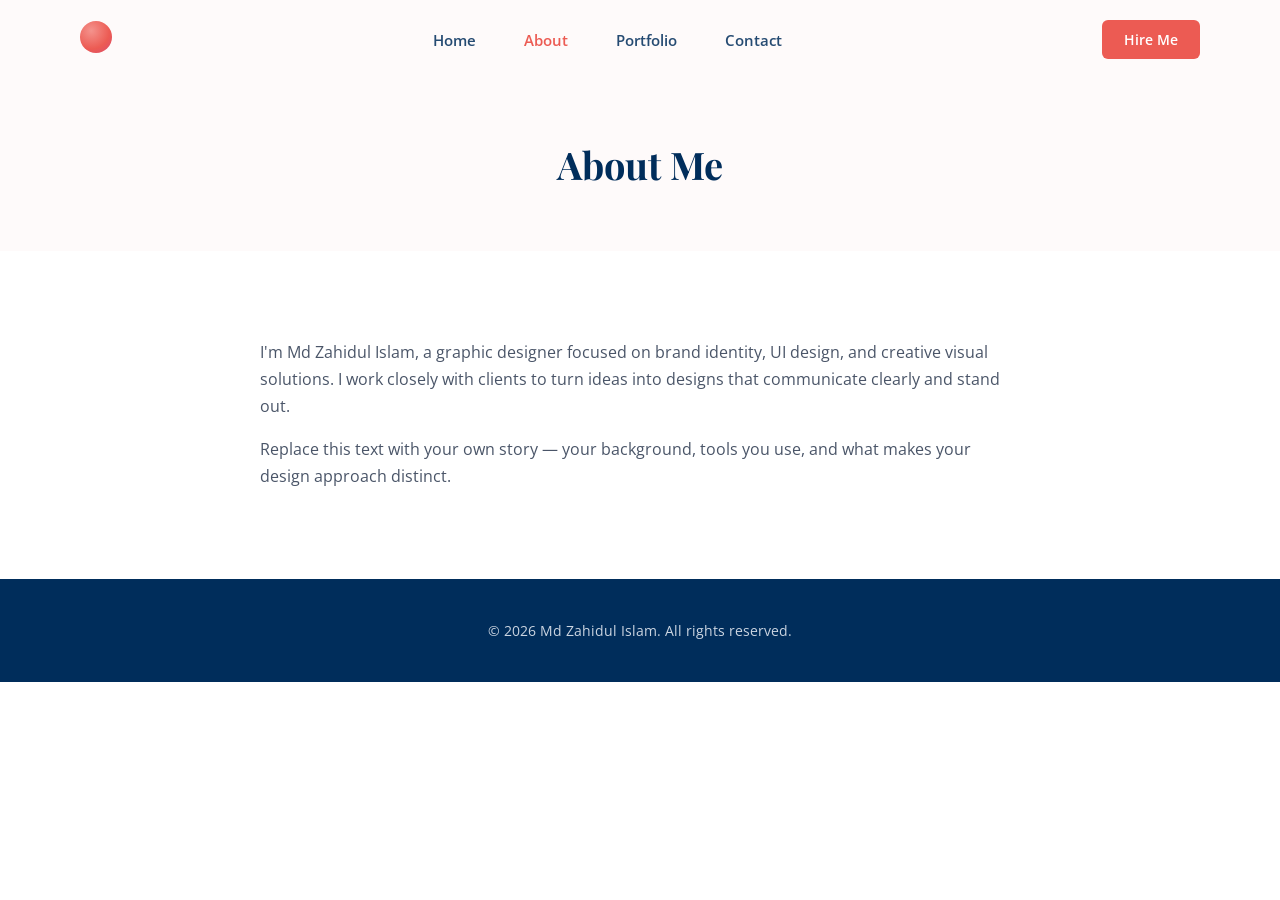
<file: about.html>
<!DOCTYPE html>
<html lang="en">
<head>
<meta charset="UTF-8">
<meta name="viewport" content="width=device-width, initial-scale=1.0">
<title>About — Md Zahidul Islam</title>
<link rel="preconnect" href="https://fonts.googleapis.com">
<link rel="preconnect" href="https://fonts.gstatic.com" crossorigin>
<link href="https://fonts.googleapis.com/css2?family=Playfair+Display:wght@600;700&family=Open+Sans:wght@400;500;600&display=swap" rel="stylesheet">
<link rel="stylesheet" href="styles.css">
</head>
<body>

<header class="site-header">
  <div class="container header-inner">
    <a href="index.html" class="logo" aria-label="Md Zahidul Islam — Home">
      <span class="logo-dot"></span>
    </a>
    <nav class="main-nav" aria-label="Primary">
      <a href="index.html">Home</a>
      <a href="about.html" class="active">About</a>
      <a href="portfolio.html">Portfolio</a>
      <a href="contact.html">Contact</a>
    </nav>
    <a href="contact.html" class="btn btn-primary btn-small">Hire Me</a>
  </div>
</header>

<section class="page-hero">
  <div class="container">
    <h1>About Me</h1>
  </div>
</section>

<section class="page-content">
  <p>I'm Md Zahidul Islam, a graphic designer focused on brand identity, UI design, and creative visual solutions. I work closely with clients to turn ideas into designs that communicate clearly and stand out.</p>
  <p>Replace this text with your own story — your background, tools you use, and what makes your design approach distinct.</p>
</section>

<footer class="site-footer">
  <div class="container">
    <p>&copy; <span id="year"></span> Md Zahidul Islam. All rights reserved.</p>
  </div>
</footer>

<script>document.getElementById('year').textContent = new Date().getFullYear();</script>
</body>
</html>
</file>
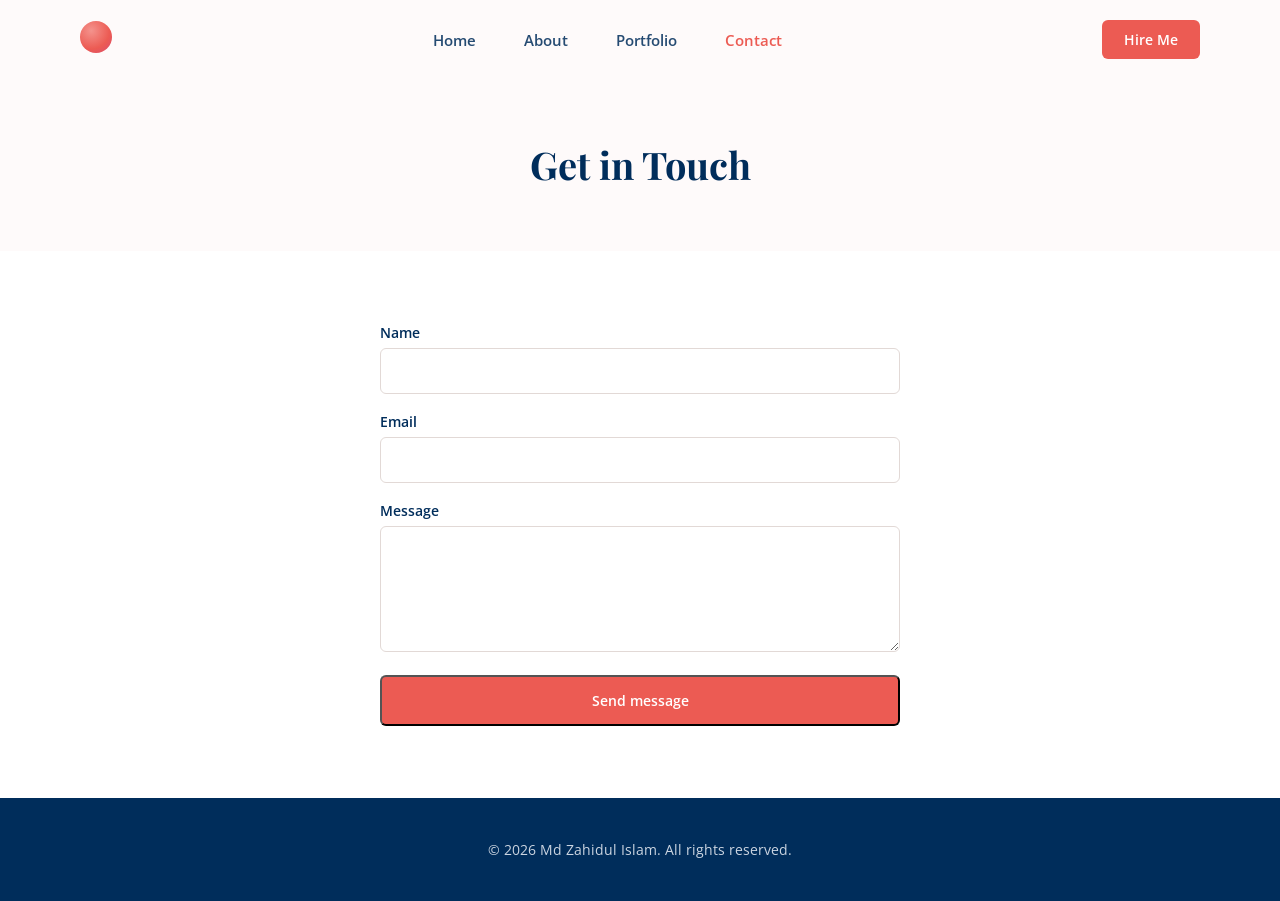
<file: contact.html>
<!DOCTYPE html>
<html lang="en">
<head>
<meta charset="UTF-8">
<meta name="viewport" content="width=device-width, initial-scale=1.0">
<title>Contact — Md Zahidul Islam</title>
<link rel="preconnect" href="https://fonts.googleapis.com">
<link rel="preconnect" href="https://fonts.gstatic.com" crossorigin>
<link href="https://fonts.googleapis.com/css2?family=Playfair+Display:wght@600;700&family=Open+Sans:wght@400;500;600&display=swap" rel="stylesheet">
<link rel="stylesheet" href="styles.css">
</head>
<body>

<header class="site-header">
  <div class="container header-inner">
    <a href="index.html" class="logo" aria-label="Md Zahidul Islam — Home">
      <span class="logo-dot"></span>
    </a>
    <nav class="main-nav" aria-label="Primary">
      <a href="index.html">Home</a>
      <a href="about.html">About</a>
      <a href="portfolio.html">Portfolio</a>
      <a href="contact.html" class="active">Contact</a>
    </nav>
    <a href="contact.html" class="btn btn-primary btn-small">Hire Me</a>
  </div>
</header>

<section class="page-hero">
  <div class="container">
    <h1>Get in Touch</h1>
  </div>
</section>

<section class="page-content">
  <form class="contact-form" onsubmit="alert('This form needs a backend (e.g. Formspree) to actually send messages.'); return false;">
    <div>
      <label for="name">Name</label>
      <input type="text" id="name" name="name" required>
    </div>
    <div>
      <label for="email">Email</label>
      <input type="email" id="email" name="email" required>
    </div>
    <div>
      <label for="message">Message</label>
      <textarea id="message" name="message" rows="5" required></textarea>
    </div>
    <button type="submit" class="btn btn-primary">Send message</button>
  </form>
</section>

<footer class="site-footer">
  <div class="container">
    <p>&copy; <span id="year"></span> Md Zahidul Islam. All rights reserved.</p>
  </div>
</footer>

<script>document.getElementById('year').textContent = new Date().getFullYear();</script>
</body>
</html>
</file>
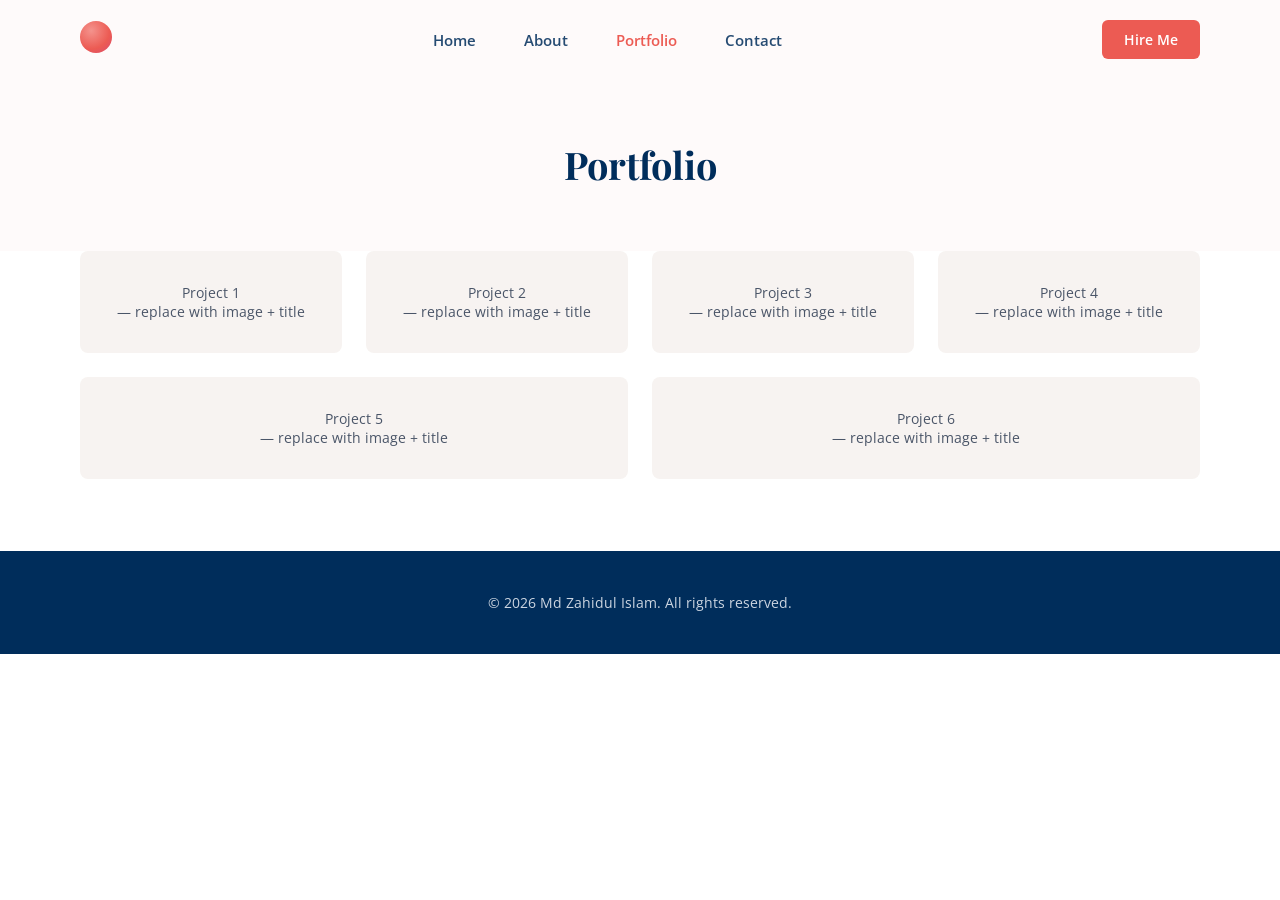
<file: portfolio.html>
<!DOCTYPE html>
<html lang="en">
<head>
<meta charset="UTF-8">
<meta name="viewport" content="width=device-width, initial-scale=1.0">
<title>Portfolio — Md Zahidul Islam</title>
<link rel="preconnect" href="https://fonts.googleapis.com">
<link rel="preconnect" href="https://fonts.gstatic.com" crossorigin>
<link href="https://fonts.googleapis.com/css2?family=Playfair+Display:wght@600;700&family=Open+Sans:wght@400;500;600&display=swap" rel="stylesheet">
<link rel="stylesheet" href="styles.css">
</head>
<body>

<header class="site-header">
  <div class="container header-inner">
    <a href="index.html" class="logo" aria-label="Md Zahidul Islam — Home">
      <span class="logo-dot"></span>
    </a>
    <nav class="main-nav" aria-label="Primary">
      <a href="index.html">Home</a>
      <a href="about.html">About</a>
      <a href="portfolio.html" class="active">Portfolio</a>
      <a href="contact.html">Contact</a>
    </nav>
    <a href="contact.html" class="btn btn-primary btn-small">Hire Me</a>
  </div>
</header>

<section class="page-hero">
  <div class="container">
    <h1>Portfolio</h1>
  </div>
</section>

<div class="portfolio-grid">
  <div class="portfolio-item">Project 1<br>— replace with image + title</div>
  <div class="portfolio-item">Project 2<br>— replace with image + title</div>
  <div class="portfolio-item">Project 3<br>— replace with image + title</div>
  <div class="portfolio-item">Project 4<br>— replace with image + title</div>
  <div class="portfolio-item">Project 5<br>— replace with image + title</div>
  <div class="portfolio-item">Project 6<br>— replace with image + title</div>
</div>

<footer class="site-footer">
  <div class="container">
    <p>&copy; <span id="year"></span> Md Zahidul Islam. All rights reserved.</p>
  </div>
</footer>

<script>document.getElementById('year').textContent = new Date().getFullYear();</script>
</body>
</html>
</file>
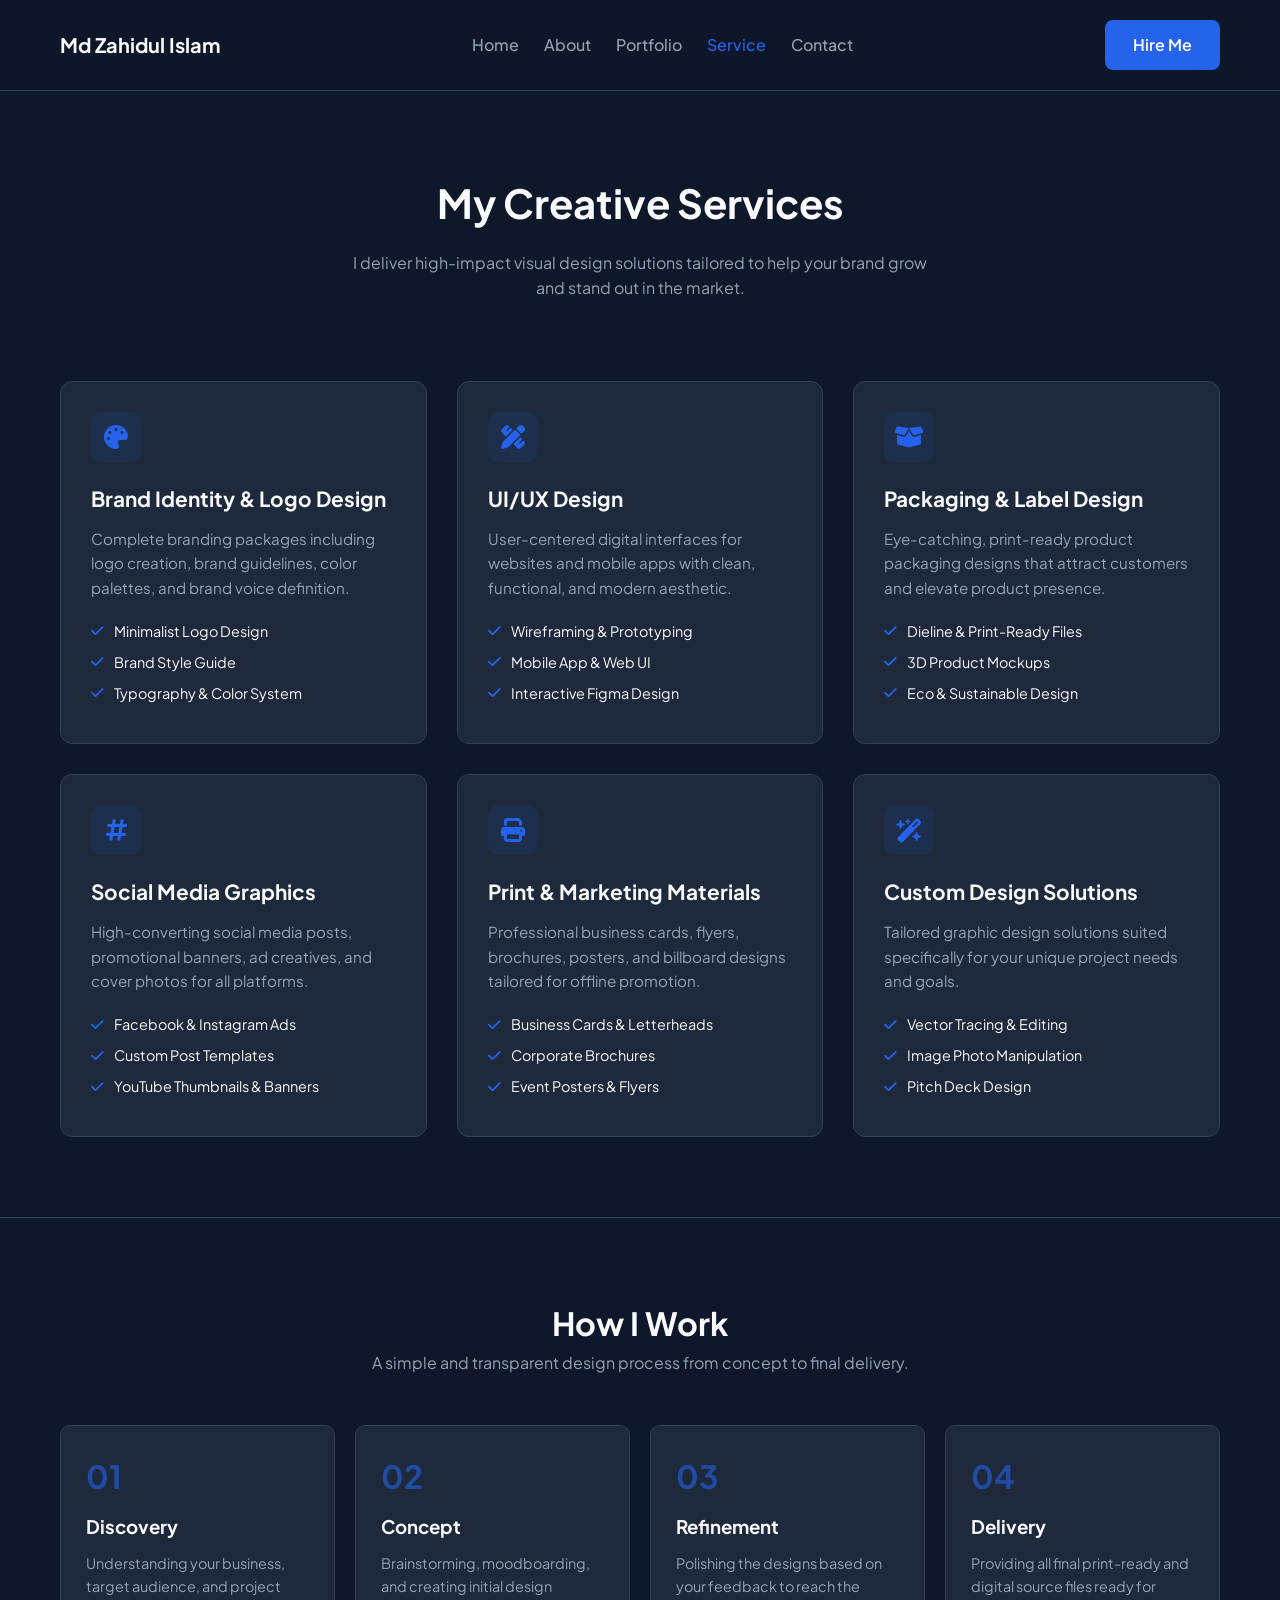
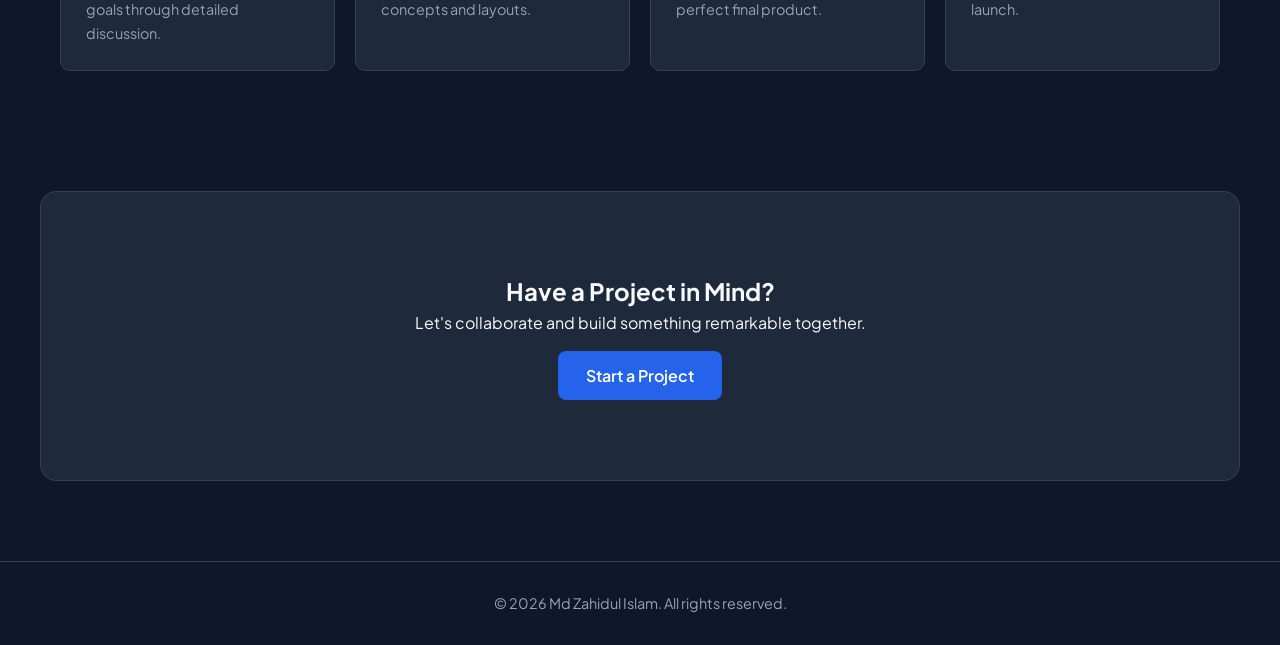
<file: service.html>
<!DOCTYPE html>
<html lang="en">
<head>
  <meta charset="UTF-8">
  <meta name="viewport" content="width=device-width, initial-scale=1.0">
  <title>Services — Md Zahidul Islam</title>
  
  <!-- Google Fonts -->
  <link rel="preconnect" href="https://fonts.googleapis.com">
  <link rel="preconnect" href="https://fonts.gstatic.com" crossorigin>
  <link href="https://fonts.googleapis.com/css2?family=Plus+Jakarta+Sans:wght@400;500;600;700&display=swap" rel="stylesheet">
  
  <!-- Font Awesome Icons -->
  <link rel="stylesheet" href="https://cdnjs.cloudflare.com/ajax/libs/font-awesome/6.4.0/css/all.min.css">
  
  <style>
    :root {
      --primary-color: #2563eb;
      --dark-bg: #0f172a;
      --card-bg: #1e293b;
      --text-main: #f8fafc;
      --text-muted: #94a3b8;
      --border-color: #334155;
    }

    * {
      box-sizing: border-box;
      margin: 0;
      padding: 0;
    }

    body {
      font-family: 'Plus Jakarta Sans', sans-serif;
      background-color: var(--dark-bg);
      color: var(--text-main);
      line-height: 1.6;
    }

    .container {
      max-width: 1200px;
      margin: 0 auto;
      padding: 0 20px;
    }

    /* Navigation Bar */
    .navbar {
      background-color: rgba(15, 23, 42, 0.9);
      backdrop-filter: blur(10px);
      position: sticky;
      top: 0;
      z-index: 1000;
      border-bottom: 1px solid var(--border-color);
      padding: 20px 0;
    }

    .navbar .container {
      display: flex;
      justify-content: space-between;
      align-items: center;
    }

    .logo {
      font-size: 1.25rem;
      font-weight: 700;
      color: var(--text-main);
      text-decoration: none;
    }

    nav {
      display: flex;
      gap: 25px;
    }

    nav a {
      color: var(--text-muted);
      text-decoration: none;
      font-weight: 500;
      transition: color 0.3s;
    }

    nav a:hover, nav a.active {
      color: var(--primary-color);
    }

    /* Page Header */
    .page-header {
      padding: 80px 0 40px;
      text-align: center;
    }

    .page-header h1 {
      font-size: 2.5rem;
      margin-bottom: 15px;
    }

    .page-header p {
      color: var(--text-muted);
      max-width: 600px;
      margin: 0 auto;
    }

    /* Services Grid */
    .services-section {
      padding: 40px 0 80px;
    }

    .services-grid {
      display: grid;
      grid-template-columns: repeat(auto-fit, minmax(320px, 1fr));
      gap: 30px;
    }

    .service-card {
      background-color: var(--card-bg);
      border: 1px solid var(--border-color);
      border-radius: 12px;
      padding: 30px;
      transition: transform 0.3s ease, border-color 0.3s ease;
    }

    .service-card:hover {
      transform: translateY(-5px);
      border-color: var(--primary-color);
    }

    .icon-box {
      width: 50px;
      height: 50px;
      background-color: rgba(37, 99, 235, 0.1);
      color: var(--primary-color);
      display: flex;
      align-items: center;
      justify-content: center;
      border-radius: 10px;
      font-size: 1.5rem;
      margin-bottom: 20px;
    }

    .service-card h3 {
      font-size: 1.3rem;
      margin-bottom: 12px;
    }

    .service-card p {
      color: var(--text-muted);
      font-size: 0.95rem;
      margin-bottom: 20px;
    }

    .service-features {
      list-style: none;
    }

    .service-features li {
      color: var(--text-main);
      font-size: 0.9rem;
      margin-bottom: 8px;
      display: flex;
      align-items: center;
      gap: 10px;
    }

    .service-features i {
      color: var(--primary-color);
    }

    /* Working Process */
    .process-section {
      padding: 80px 0;
      border-top: 1px solid var(--border-color);
    }

    .section-title {
      text-align: center;
      margin-bottom: 50px;
    }

    .section-title h2 {
      font-size: 2rem;
    }

    .section-title p {
      color: var(--text-muted);
    }

    .process-grid {
      display: grid;
      grid-template-columns: repeat(auto-fit, minmax(220px, 1fr));
      gap: 20px;
    }

    .process-step {
      background-color: var(--card-bg);
      padding: 25px;
      border-radius: 10px;
      border: 1px solid var(--border-color);
    }

    .process-step span {
      font-size: 2rem;
      font-weight: 700;
      color: var(--primary-color);
      opacity: 0.6;
    }

    .process-step h3 {
      margin: 10px 0;
    }

    .process-step p {
      color: var(--text-muted);
      font-size: 0.9rem;
    }

    /* CTA Section */
    .cta-section {
      text-align: center;
      padding: 80px 20px;
      background-color: var(--card-bg);
      margin: 40px auto 80px;
      border-radius: 16px;
      max-width: 1200px;
      border: 1px solid var(--border-color);
    }

    .btn-primary {
      display: inline-block;
      background-color: var(--primary-color);
      color: #fff;
      padding: 12px 28px;
      border-radius: 8px;
      text-decoration: none;
      font-weight: 600;
      margin-top: 15px;
      transition: background 0.3s ease;
    }

    .btn-primary:hover {
      background-color: #1d4ed8;
    }

    /* Footer */
    footer {
      border-top: 1px solid var(--border-color);
      padding: 30px 0;
      text-align: center;
      color: var(--text-muted);
      font-size: 0.9rem;
    }
  </style>
</head>
<body>

  <!-- Navigation Bar -->
  <header class="navbar">
    <div class="container">
      <a href="index.html" class="logo">Md Zahidul Islam</a>
      <nav>
        <a href="index.html">Home</a>
        <a href="about.html">About</a>
        <a href="portfolio.html">Portfolio</a>
        <a href="service.html" class="active">Service</a>
        <a href="contact.html">Contact</a>
      </nav>
      <a href="contact.html" class="btn-primary" style="margin-top: 0;">Hire Me</a>
    </div>
  </header>

  <!-- Page Header -->
  <section class="page-header">
    <div class="container">
      <h1>My Creative Services</h1>
      <p>I deliver high-impact visual design solutions tailored to help your brand grow and stand out in the market.</p>
    </div>
  </section>

  <!-- Services Grid Section -->
  <section class="services-section">
    <div class="container">
      <div class="services-grid">
        
        <!-- Service 1 -->
        <div class="service-card">
          <div class="icon-box"><i class="fa-solid fa-palette"></i></div>
          <h3>Brand Identity & Logo Design</h3>
          <p>Complete branding packages including logo creation, brand guidelines, color palettes, and brand voice definition.</p>
          <ul class="service-features">
            <li><i class="fa-solid fa-check"></i> Minimalist Logo Design</li>
            <li><i class="fa-solid fa-check"></i> Brand Style Guide</li>
            <li><i class="fa-solid fa-check"></i> Typography & Color System</li>
          </ul>
        </div>

        <!-- Service 2 -->
        <div class="service-card">
          <div class="icon-box"><i class="fa-solid fa-pen-ruler"></i></div>
          <h3>UI/UX Design</h3>
          <p>User-centered digital interfaces for websites and mobile apps with clean, functional, and modern aesthetic.</p>
          <ul class="service-features">
            <li><i class="fa-solid fa-check"></i> Wireframing & Prototyping</li>
            <li><i class="fa-solid fa-check"></i> Mobile App & Web UI</li>
            <li><i class="fa-solid fa-check"></i> Interactive Figma Design</li>
          </ul>
        </div>

        <!-- Service 3 -->
        <div class="service-card">
          <div class="icon-box"><i class="fa-solid fa-box-open"></i></div>
          <h3>Packaging & Label Design</h3>
          <p>Eye-catching, print-ready product packaging designs that attract customers and elevate product presence.</p>
          <ul class="service-features">
            <li><i class="fa-solid fa-check"></i> Dieline & Print-Ready Files</li>
            <li><i class="fa-solid fa-check"></i> 3D Product Mockups</li>
            <li><i class="fa-solid fa-check"></i> Eco & Sustainable Design</li>
          </ul>
        </div>

        <!-- Service 4 -->
        <div class="service-card">
          <div class="icon-box"><i class="fa-solid fa-hashtag"></i></div>
          <h3>Social Media Graphics</h3>
          <p>High-converting social media posts, promotional banners, ad creatives, and cover photos for all platforms.</p>
          <ul class="service-features">
            <li><i class="fa-solid fa-check"></i> Facebook & Instagram Ads</li>
            <li><i class="fa-solid fa-check"></i> Custom Post Templates</li>
            <li><i class="fa-solid fa-check"></i> YouTube Thumbnails & Banners</li>
          </ul>
        </div>

        <!-- Service 5 -->
        <div class="service-card">
          <div class="icon-box"><i class="fa-solid fa-print"></i></div>
          <h3>Print & Marketing Materials</h3>
          <p>Professional business cards, flyers, brochures, posters, and billboard designs tailored for offline promotion.</p>
          <ul class="service-features">
            <li><i class="fa-solid fa-check"></i> Business Cards & Letterheads</li>
            <li><i class="fa-solid fa-check"></i> Corporate Brochures</li>
            <li><i class="fa-solid fa-check"></i> Event Posters & Flyers</li>
          </ul>
        </div>

        <!-- Service 6 -->
        <div class="service-card">
          <div class="icon-box"><i class="fa-solid fa-wand-magic-sparkles"></i></div>
          <h3>Custom Design Solutions</h3>
          <p>Tailored graphic design solutions suited specifically for your unique project needs and goals.</p>
          <ul class="service-features">
            <li><i class="fa-solid fa-check"></i> Vector Tracing & Editing</li>
            <li><i class="fa-solid fa-check"></i> Image Photo Manipulation</li>
            <li><i class="fa-solid fa-check"></i> Pitch Deck Design</li>
          </ul>
        </div>

      </div>
    </div>
  </section>

  <!-- Working Process Section -->
  <section class="process-section">
    <div class="container">
      <div class="section-title">
        <h2>How I Work</h2>
        <p>A simple and transparent design process from concept to final delivery.</p>
      </div>
      <div class="process-grid">
        <div class="process-step">
          <span>01</span>
          <h3>Discovery</h3>
          <p>Understanding your business, target audience, and project goals through detailed discussion.</p>
        </div>
        <div class="process-step">
          <span>02</span>
          <h3>Concept</h3>
          <p>Brainstorming, moodboarding, and creating initial design concepts and layouts.</p>
        </div>
        <div class="process-step">
          <span>03</span>
          <h3>Refinement</h3>
          <p>Polishing the designs based on your feedback to reach the perfect final product.</p>
        </div>
        <div class="process-step">
          <span>04</span>
          <h3>Delivery</h3>
          <p>Providing all final print-ready and digital source files ready for launch.</p>
        </div>
      </div>
    </div>
  </section>

  <!-- CTA Section -->
  <section class="cta-section">
    <h2>Have a Project in Mind?</h2>
    <p>Let's collaborate and build something remarkable together.</p>
    <a href="contact.html" class="btn-primary">Start a Project</a>
  </section>

  <!-- Footer -->
  <footer>
    <div class="container">
      <p>&copy; 2026 Md Zahidul Islam. All rights reserved.</p>
    </div>
  </footer>

</body>
</html>
</file>
<file: styles.css>
:root {
  --cream: #fefafa;
  --navy: #002d5b;
  --coral: #ec5b53;
  --coral-dark: #d94a42;
  --text-muted: #4a5568;
  --max-width: 1200px;
}

* { box-sizing: border-box; }

html { scroll-behavior: smooth; }

body {
  margin: 0;
  font-family: 'Open Sans', sans-serif;
  color: var(--navy);
  background: #ffffff;
  -webkit-font-smoothing: antialiased;
}

h1, h2, h3 {
  font-family: 'Playfair Display', serif;
  color: var(--navy);
  margin: 0;
  line-height: 1.15;
}

.container {
  max-width: var(--max-width);
  margin: 0 auto;
  padding: 0 40px;
}

a { color: inherit; text-decoration: none; }

/* Header */
.site-header {
  background: var(--cream);
}

.header-inner {
  display: flex;
  align-items: center;
  justify-content: space-between;
  padding-top: 20px;
  padding-bottom: 20px;
}

.logo-dot {
  display: inline-block;
  width: 32px;
  height: 32px;
  border-radius: 50%;
  background: radial-gradient(circle at 35% 30%, #f4938d, var(--coral) 60%, #d94a6e 100%);
}

.main-nav {
  display: flex;
  gap: 32px;
  font-size: 15px;
  font-weight: 600;
}

.main-nav a {
  color: var(--navy);
  opacity: 0.85;
  margin-left: 16px;
}

.main-nav a:first-child {
  margin-left: 0;
}

.main-nav a.active {
  color: var(--coral);
  opacity: 1;
}

.main-nav a:hover {
  opacity: 1;
}

.btn {
  display: inline-block;
  font-family: 'Open Sans', sans-serif;
  font-weight: 600;
  font-size: 14px;
  border-radius: 6px;
  padding: 14px 28px;
  transition: background-color 0.2s ease, transform 0.15s ease;
}

.btn-small {
  padding: 10px 22px;
}

.btn-primary {
  background: var(--coral);
  color: #ffffff;
}

.btn-primary:hover {
  background: var(--coral-dark);
}

/* Hero */
.hero {
  background: var(--cream);
}

.hero-inner {
  display: flex;
  align-items: center;
  gap: 48px;
  padding-top: 56px;
  padding-bottom: 56px;
}

.hero-copy,
.hero-media {
  flex: 1 1 0;
  min-width: 0;
}

.hero-copy h1 {
  font-size: 46px;
  margin-bottom: 22px;
}

.hero-text {
  font-size: 16px;
  line-height: 1.6;
  color: var(--text-muted);
  max-width: 46ch;
  margin-bottom: 32px;
}

.hero-media img {
  width: 100%;
  max-height: 520px;
  display: block;
  border-radius: 4px;
  object-fit: cover;
}

/* About teaser */
.about-teaser {
  padding: 96px 0 72px;
  text-align: center;
}

.about-teaser h2 {
  font-size: 34px;
  margin-bottom: 14px;
}

.about-teaser p {
  color: var(--text-muted);
  font-size: 15px;
  margin: 0 auto;
}

.about-teaser .divider {
  display: block;
  width: 48px;
  height: 3px;
  background: var(--coral);
  margin: 24px auto 0;
  border-radius: 2px;
}

/* About detail */
.about-detail {
  padding: 24px 0 96px;
}

.about-detail-inner {
  display: flex;
  align-items: center;
  gap: 56px;
}

.about-detail-media,
.about-detail-copy {
  flex: 1 1 0;
  min-width: 0;
}

.about-detail-media img {
  width: 100%;
  max-height: 460px;
  object-fit: cover;
  border-radius: 4px;
  display: block;
  background: #f7f3f1;
}

.about-detail-copy h3 {
  font-size: 28px;
  margin-bottom: 20px;
}

.about-detail-copy p {
  color: var(--text-muted);
  font-size: 15px;
  line-height: 1.7;
  margin: 0 0 18px;
}

.about-detail-copy .btn {
  margin-bottom: 18px;
}

/* Services */
.services {
  background: #fbf5f3;
  padding: 88px 0;
  text-align: center;
}

.services h2 {
  font-size: 34px;
  margin-bottom: 14px;
}

.services-subtitle {
  color: var(--text-muted);
  font-size: 15px;
  max-width: 52ch;
  margin: 0 auto 48px;
}

.services-grid {
  display: flex;
  flex-wrap: wrap;
  justify-content: center;
  gap: 24px;
}

.service-card {
  flex: 1 1 260px;
  max-width: 320px;
  background: #ffffff;
  border-radius: 8px;
  padding: 32px 28px;
  text-align: left;
  box-shadow: 0 4px 16px rgba(0, 45, 91, 0.06);
}

.service-card img {
  width: 44px;
  height: 44px;
  object-fit: contain;
  margin-bottom: 18px;
  background: #f7f3f1;
  border-radius: 6px;
}

.service-card h3 {
  font-size: 20px;
  margin-bottom: 10px;
}

.service-card p {
  color: var(--text-muted);
  font-size: 14px;
  line-height: 1.6;
  margin: 0;
}

/* Footer */
.site-footer {
  background: var(--navy);
  color: #cbd5e1;
  padding: 28px 0;
  text-align: center;
  font-size: 14px;
}

/* Simple inner-page hero (About / Portfolio / Contact) */
.page-hero {
  background: var(--cream);
  padding: 64px 0;
  text-align: center;
}

.page-hero h1 {
  font-size: 38px;
}

.page-content {
  padding: 72px 0;
  max-width: 760px;
  margin: 0 auto;
}

.page-content p {
  color: var(--text-muted);
  font-size: 16px;
  line-height: 1.7;
}

.contact-form {
  display: grid;
  gap: 18px;
  max-width: 520px;
  margin: 0 auto;
}

.contact-form label {
  display: block;
  font-size: 14px;
  font-weight: 600;
  margin-bottom: 6px;
}

.contact-form input,
.contact-form textarea {
  width: 100%;
  padding: 12px 14px;
  border: 1px solid #e2d9d6;
  border-radius: 6px;
  font-family: 'Open Sans', sans-serif;
  font-size: 15px;
}

.portfolio-grid {
  display: flex;
  flex-wrap: wrap;
  gap: 24px;
  padding: 0 40px 72px;
  max-width: var(--max-width);
  margin: 0 auto;
}

.portfolio-item {
  flex: 1 1 220px;
  background: #f7f3f1;
  border-radius: 8px;
  padding: 32px 20px;
  text-align: center;
  color: var(--text-muted);
  font-size: 14px;
}

/* Mobile */
@media (max-width: 860px) {
  .header-inner { flex-wrap: wrap; gap: 16px; }
  .main-nav { order: 3; width: 100%; justify-content: center; gap: 20px; }
  .hero-inner { flex-direction: column; }
  .hero-media { order: -1; }
  .about-detail-inner { flex-direction: column; }
  .hero-copy h1 { font-size: 34px; }
  .container { padding: 0 20px; }
}
</file>
